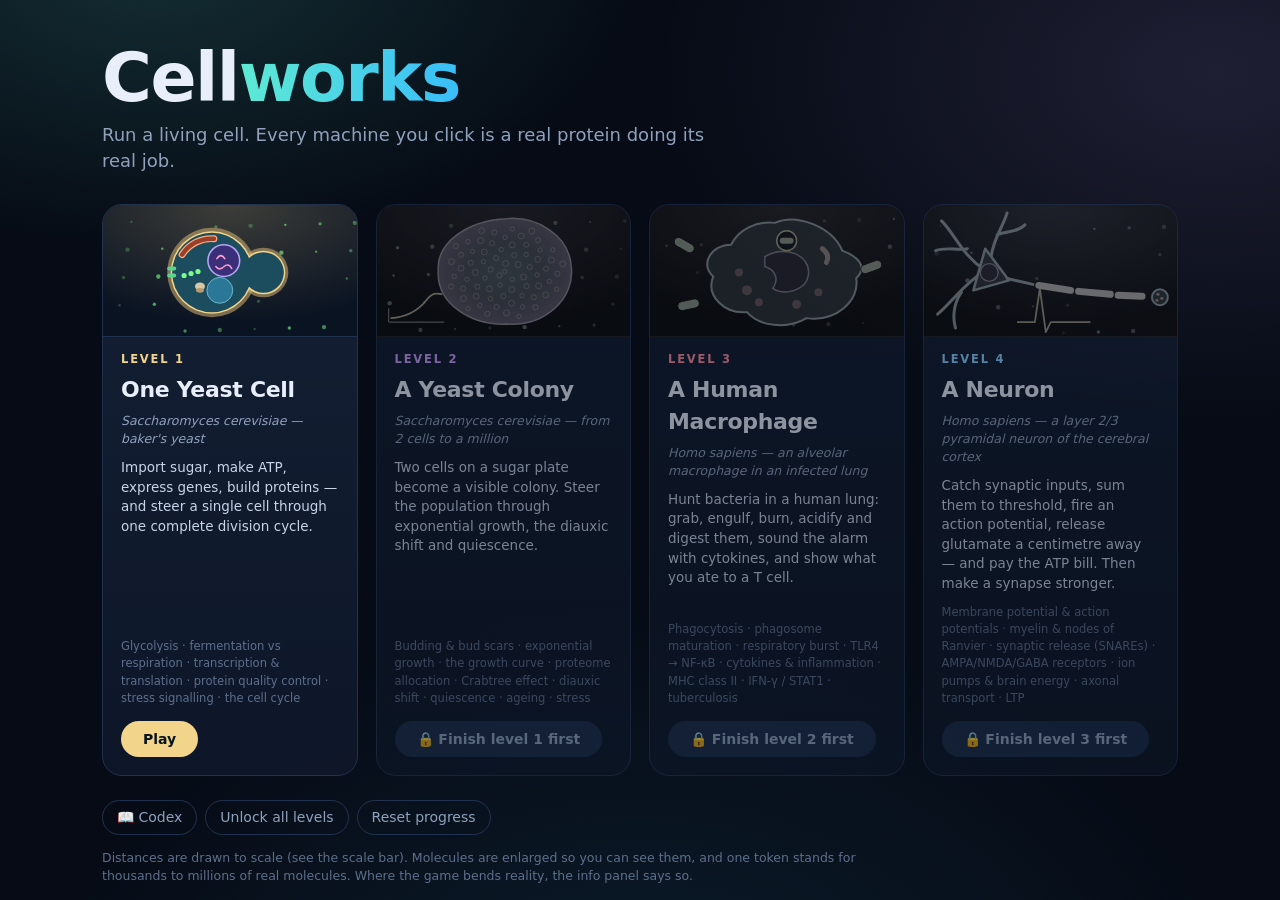
<file: index.html>
<!doctype html>
<html lang="en">
<head>
<meta charset="utf-8">
<meta name="viewport" content="width=device-width,initial-scale=1,maximum-scale=1,user-scalable=no,viewport-fit=cover">
<meta name="theme-color" content="#0a1220">
<title>Cellworks — run a living cell</title>
<link rel="stylesheet" href="css/style.css">
</head>
<body>
<div id="menu" class="screen">
  <div class="menu-inner">
    <h1>Cell<span>works</span></h1>
    <p class="tag">Run a living cell. Every machine you click is a real protein doing its real job.</p>
    <div id="level-cards"></div>
    <p class="menu-foot">
      <button id="btn-codex-menu" class="ghost">📖 Codex</button>
      <button id="btn-unlock" class="ghost">Unlock all levels</button>
      <button id="btn-reset" class="ghost">Reset progress</button>
    </p>
    <p class="fine">Distances are drawn to scale (see the scale bar). Molecules are enlarged so you can see them, and one token stands for
    thousands to millions of real molecules. Where the game bends reality, the info panel says so.</p>
  </div>
</div>

<div id="game" class="screen hidden">
  <header id="top">
    <button id="btn-menu" title="Back to menu">☰</button>
    <div id="hud-title"><b id="hud-name"></b><span id="hud-phase"></span></div>
    <div id="hud-res"></div>
    <div id="hud-right">
      <span id="hud-clock"></span>
      <span class="seg" id="speed">
        <button data-s="0" title="Pause (space)">❚❚</button><button data-s="1" class="on">1×</button><button data-s="2">2×</button><button data-s="4">4×</button>
      </span>
      <button id="btn-labels" title="Toggle labels (L)">Aa</button>
      <button id="btn-view" title="Reset view">⌖</button>
      <button id="btn-codex" title="Codex">📖</button>
      <button id="btn-mute" title="Sound">🔊</button>
    </div>
  </header>
  <aside id="left">
    <section id="objectives"></section>
    <section id="inspector"></section>
  </aside>
  <main id="stage-wrap">
    <canvas id="stage"></canvas>
    <div id="banner"></div>
    <div id="toasts"></div>
    <div id="hint"></div>
    <div id="tip"></div>
  </main>
  <nav id="tabs"><button data-tab="goals">Goals</button><button data-tab="genome">Genome</button><button data-tab="info">Info</button></nav>
  <aside id="right">
    <h3 id="shop-title">Genome</h3>
    <p id="shop-sub"></p>
    <div id="shop"></div>
  </aside>
</div>

<div id="modal" class="hidden"><div class="box"></div></div>

<script src="js/engine.js"></script>
<script src="js/draw.js"></script>
<script src="js/levels/yeast.js"></script>
<script src="js/levels/colony.js"></script>
<script src="js/levels/macrophage.js"></script>
<script src="js/levels/neuron.js"></script>
<script src="js/main.js"></script>
</body>
</html>
</file>
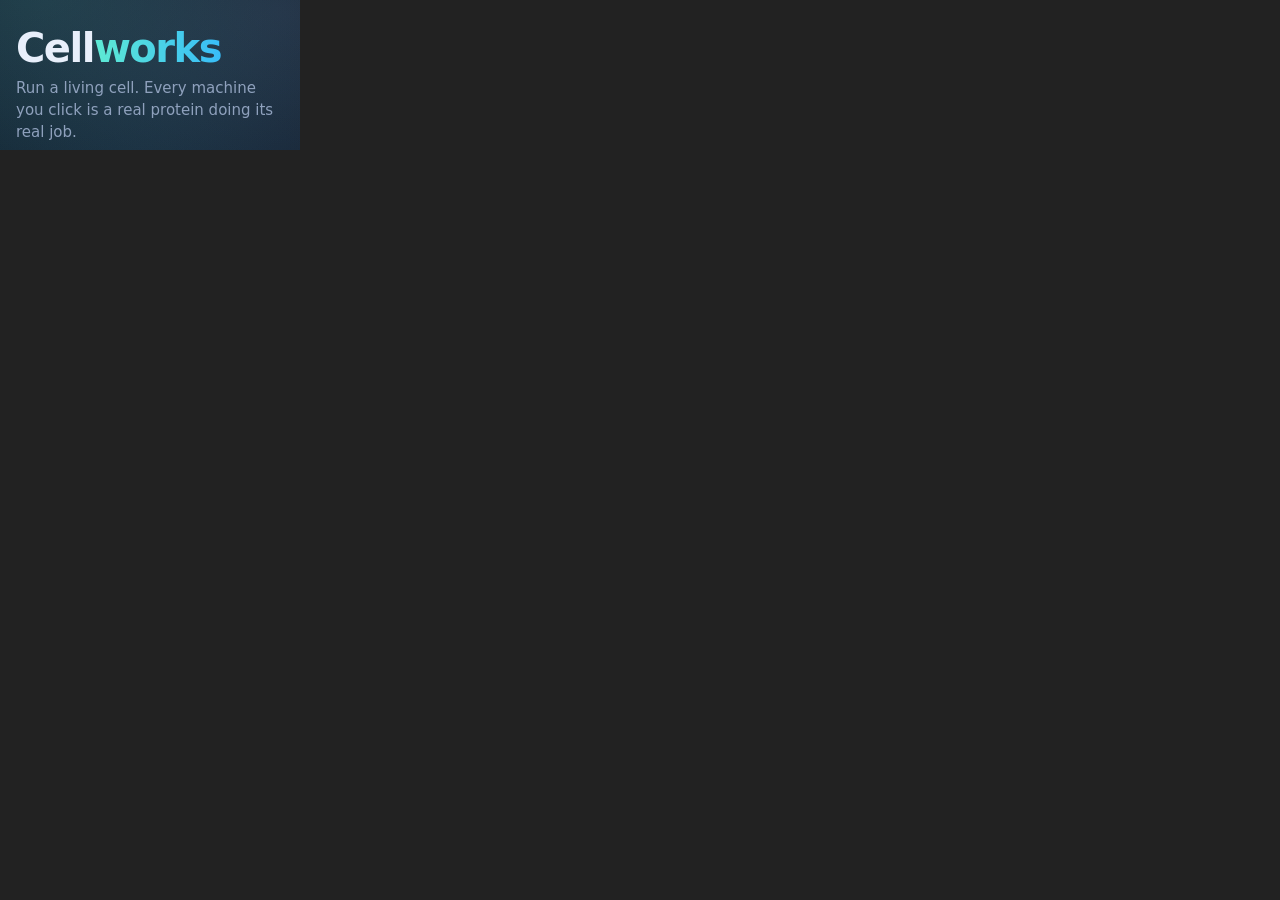
<file: tools/frame.html>
<!doctype html><meta charset="utf-8"><body style="margin:0;background:#222"><script>
// phone-size wrapper for screenshots: tools/frame.html?w=390&h=844&q=<urlencoded query for index.html>
const p=new URLSearchParams(location.search),f=document.createElement('iframe');
f.style.cssText=`border:0;width:${p.get('w')}px;height:${p.get('h')}px;display:block`;f.src='../index.html?'+p.get('q');document.body.appendChild(f);
</script>
</file>
<file: css/style.css>
:root{
  --bg:#060b15; --panel:#0e1729; --panel2:#152238; --panel3:#1b2c48; --line:#22324e; --line2:#2f4467;
  --text:#e8effb; --dim:#8fa1bd; --mute:#5d6f8c;
  --acc:#5eead4; --acc2:#38bdf8; --good:#7ee787; --bad:#ff8f8f; --warn:#ffcf5c; --violet:#c4a5ff;
  --round:ui-rounded,"SF Pro Rounded","Nunito","Segoe UI",system-ui,sans-serif;
  --sans:system-ui,-apple-system,"Segoe UI",Roboto,sans-serif;
  --shadow:0 10px 40px rgba(0,0,0,.45);
}
*{box-sizing:border-box;-webkit-tap-highlight-color:transparent}
html,body{margin:0;height:100%;background:var(--bg);color:var(--text);font:14px/1.45 var(--sans);overflow:hidden;overscroll-behavior:none}
button{font:inherit;font-family:var(--round);color:inherit;cursor:pointer;background:var(--panel2);border:1px solid var(--line);border-radius:10px;padding:5px 10px;transition:border-color .12s,background .12s,transform .08s}
button:hover{border-color:var(--acc)}
button:active{transform:scale(.97)}
.hidden{display:none!important}
.screen{position:fixed;inset:0}
::-webkit-scrollbar{width:8px;height:8px}
::-webkit-scrollbar-thumb{background:var(--line2);border-radius:8px}
::-webkit-scrollbar-track{background:transparent}

/* =============================== menu =============================== */
#menu{overflow:auto;background:
  radial-gradient(700px 420px at 12% -5%,rgba(94,234,212,.16),transparent 70%),
  radial-gradient(800px 500px at 95% 8%,rgba(196,165,255,.13),transparent 70%),
  radial-gradient(900px 700px at 50% 120%,rgba(56,189,248,.10),transparent 70%),var(--bg)}
.menu-inner{max-width:1120px;margin:0 auto;padding:44px 22px 60px}
#menu h1{font-family:var(--round);font-size:clamp(40px,7vw,68px);font-weight:800;margin:0;letter-spacing:-1.5px;line-height:1}
#menu h1 span{background:linear-gradient(90deg,var(--acc),var(--acc2));-webkit-background-clip:text;background-clip:text;color:transparent}
.tag{color:var(--dim);font-size:clamp(15px,2.2vw,18px);margin:10px 0 30px;max-width:640px}
#level-cards{display:grid;grid-template-columns:repeat(auto-fill,minmax(240px,1fr));gap:18px}
.card{position:relative;background:linear-gradient(180deg,rgba(21,34,56,.9),rgba(14,23,41,.92));border:1px solid var(--line);border-radius:20px;padding:0 18px 18px;text-align:left;display:flex;flex-direction:column;gap:6px;overflow:hidden;transition:transform .16s,border-color .16s,box-shadow .16s}
.card:hover{transform:translateY(-4px);border-color:var(--c,var(--acc));box-shadow:0 18px 50px -18px var(--c,var(--acc))}
.card .art{margin:0 -18px 8px;height:132px;background:radial-gradient(120% 120% at 50% 0%,color-mix(in srgb,var(--c,#5eead4) 22%,transparent),transparent 75%),#0a1322;border-bottom:1px solid var(--line);display:flex;align-items:center;justify-content:center}
.card .art svg{width:100%;height:100%;display:block}
.card .num{font-family:var(--round);font-size:11.5px;color:var(--c,var(--acc));text-transform:uppercase;letter-spacing:1.8px;font-weight:800}
.card h2{font-family:var(--round);margin:0;font-size:22px;font-weight:800;letter-spacing:-.3px}
.card .org{color:var(--dim);font-style:italic;font-size:12.5px}
.card p{margin:4px 0;color:#c8d4e8;font-size:13.5px;flex:1}
.card .learn{font-size:11.5px;color:var(--mute);line-height:1.5}
.card .go{align-self:flex-start;margin-top:8px;background:var(--c,var(--acc));color:#06131c;border:0;font-weight:800;padding:8px 22px;border-radius:999px;font-size:14px}
.card.locked{opacity:.6}
.card.locked .art{filter:grayscale(.8) brightness(.7)}
.card.locked .go{background:var(--panel3);color:var(--dim)}
.card .done{position:absolute;top:12px;right:12px;background:rgba(6,19,28,.8);border:1px solid var(--good);color:var(--good);font-weight:700;font-size:11px;padding:2px 9px;border-radius:999px}
.menu-foot{margin-top:24px;display:flex;gap:8px;flex-wrap:wrap}
.ghost{background:transparent;color:var(--dim);border-radius:999px;padding:6px 14px}
.fine{color:var(--mute);font-size:12.5px;max-width:760px}

/* =============================== game layout =============================== */
#game{display:grid;grid-template:56px 1fr / 290px 1fr 320px;grid-template-areas:"top top top" "left stage right";height:100dvh}
#top{grid-area:top;display:flex;align-items:center;gap:12px;padding:0 12px;background:linear-gradient(180deg,#111c31,#0d1627);border-bottom:1px solid var(--line);min-width:0;z-index:3}
#top button{padding:6px 10px;line-height:1}
#hud-title{display:flex;flex-direction:column;line-height:1.2;min-width:120px;max-width:300px}
#hud-title b{font-family:var(--round);font-size:15px;font-weight:800;white-space:nowrap}
#hud-phase{font-size:11.5px;color:var(--acc);white-space:nowrap;overflow:hidden;text-overflow:ellipsis}
#hud-res{display:flex;gap:6px;flex:1;min-width:0;overflow-x:auto;scrollbar-width:none;padding:2px 0}
#hud-res::-webkit-scrollbar{display:none}
.res{position:relative;background:linear-gradient(180deg,var(--panel3),var(--panel2));border:1px solid var(--line);border-radius:11px;padding:4px 10px 8px;min-width:70px;cursor:help;flex:none}
.res .nm{font-size:10px;color:var(--dim);display:flex;align-items:center;gap:5px;white-space:nowrap;text-transform:uppercase;letter-spacing:.6px;font-weight:600}
.res .dot{width:7px;height:7px;border-radius:50%;display:inline-block;box-shadow:0 0 8px currentColor}
.res .val{font-family:var(--round);font-weight:800;font-size:15.5px;font-variant-numeric:tabular-nums}
.res .cap{color:var(--mute);font-size:10.5px}
.res .bar{position:absolute;left:8px;right:8px;bottom:4px;height:3px;background:rgba(0,0,0,.45);border-radius:2px;overflow:hidden}
.res .bar i{display:block;height:100%;width:0;border-radius:2px;transition:width .2s}
.res.up{animation:up .4s}.res.down{animation:down .4s}
@keyframes up{0%{box-shadow:0 0 0 2px var(--good);transform:translateY(-1px)}100%{box-shadow:none}}
@keyframes down{0%{box-shadow:0 0 0 2px var(--bad)}100%{box-shadow:none}}
#hud-right{display:flex;align-items:center;gap:6px;white-space:nowrap}
#hud-clock{color:var(--dim);font-size:12px;font-variant-numeric:tabular-nums;margin-right:4px}
.seg{display:inline-flex}
.seg button{border-radius:0;margin-left:-1px;min-width:34px}
.seg button:first-child{border-radius:10px 0 0 10px}.seg button:last-child{border-radius:0 10px 10px 0}
.seg button.on{background:var(--acc);color:#06131c;border-color:var(--acc);font-weight:800}
#btn-labels.on{color:var(--acc);border-color:var(--acc)}
#tabs{display:none}

#left,#right{background:var(--panel);overflow:auto;padding:14px;min-height:0}
#left{grid-area:left;border-right:1px solid var(--line);display:flex;flex-direction:column;gap:16px}
#right{grid-area:right;border-left:1px solid var(--line)}
#right h3{font-family:var(--round);margin:0 0 2px;font-size:17px;font-weight:800}
#shop-sub{margin:0 0 10px;color:var(--dim);font-size:12px}
#stage-wrap{grid-area:stage;position:relative;overflow:hidden;min-width:0;min-height:0;background:#08101c}
#stage{position:absolute;inset:0;width:100%;height:100%;display:block;touch-action:none;cursor:default;user-select:none;-webkit-user-select:none}

/* objectives */
#objectives h4,#inspector h4{font-family:var(--round);margin:0 0 8px;font-size:11px;letter-spacing:1.6px;text-transform:uppercase;color:var(--mute);font-weight:800}
.obj{border:1px solid var(--line);border-radius:12px;padding:9px 11px;margin-bottom:6px;background:var(--panel2)}
.obj.cur{border-color:var(--acc);background:linear-gradient(180deg,rgba(94,234,212,.10),rgba(94,234,212,.02)),var(--panel2);box-shadow:0 0 0 1px rgba(94,234,212,.15) inset,0 6px 24px -12px var(--acc)}
.obj.side{border-color:var(--warn);background:linear-gradient(180deg,rgba(255,207,92,.10),rgba(255,207,92,.02)),var(--panel2)}
.obj .t{font-family:var(--round);font-weight:700;font-size:14.5px}
.obj .h{color:#b3c1d8;font-size:12.5px;margin-top:3px}
.obj .pb{height:5px;background:rgba(0,0,0,.4);border-radius:3px;margin-top:8px;overflow:hidden}
.obj .pb i{display:block;height:100%;background:linear-gradient(90deg,var(--acc),var(--acc2));width:0;border-radius:3px;transition:width .25s}
.obj.side .pb i{background:var(--warn)}
.obj.next{opacity:.45;padding:5px 11px;background:transparent}
.obj.next .t{font-weight:500;font-size:12.5px}
.objcount{color:var(--dim);font-size:11.5px;margin-bottom:8px;display:flex;align-items:center;justify-content:space-between;gap:10px}
.steps{display:flex;gap:3px;flex:1;max-width:150px}
.steps i{flex:1;height:4px;border-radius:2px;background:var(--line)}
.steps i.d{background:var(--acc)}
.steps i.c{background:#fff;box-shadow:0 0 6px #fff}

/* inspector */
#inspector .ttl{font-family:var(--round);font-size:17px;font-weight:800;margin:0;line-height:1.25}
#inspector .sub{color:var(--acc);font-size:12px;margin:2px 0 8px}
#inspector p{margin:6px 0;font-size:13px;color:#d0dbee}
#inspector ul{margin:4px 0 6px;padding-left:18px;font-size:12.5px;color:#d0dbee}
#inspector li{margin:3px 0}
#inspector li::marker{color:var(--acc)}
#inspector .hd{font-family:var(--round);font-size:10.5px;letter-spacing:1.3px;text-transform:uppercase;color:var(--mute);margin-top:12px;font-weight:800}
#inspector .gamenote{font-size:12px;color:#ffe2a0;background:rgba(255,207,92,.08);border-left:2px solid var(--warn);padding:6px 9px;border-radius:0 8px 8px 0;margin-top:10px}
#inspector table{width:100%;border-collapse:collapse;font-size:12.5px;margin-top:4px;background:var(--panel2);border-radius:8px;overflow:hidden}
#inspector td{padding:4px 8px;border-bottom:1px solid var(--line)}
#inspector tr:last-child td{border-bottom:0}
#inspector td:last-child{text-align:right;font-weight:700;font-variant-numeric:tabular-nums}
#inspector .empty{color:var(--dim);font-size:12.5px}

/* shop */
.grp{font-family:var(--round);font-size:10.5px;letter-spacing:1.5px;text-transform:uppercase;color:var(--mute);margin:14px 0 6px;font-weight:800}
.gene{position:relative;display:block;width:100%;text-align:left;margin-bottom:8px;padding:9px 11px 9px 13px;border-radius:12px;background:var(--panel2);font-family:var(--sans);overflow:hidden}
.gene::before{content:"";position:absolute;left:0;top:0;bottom:0;width:3px;background:var(--line2)}
.gene .g-top{display:flex;justify-content:space-between;align-items:baseline;gap:6px}
.gene .g-name{font-style:italic;font-weight:700;color:var(--acc);font-size:13px}
.gene .g-lv{letter-spacing:1.5px;font-size:9px;color:var(--acc);white-space:nowrap}
.gene .g-title{font-family:var(--round);font-weight:700;font-size:13.5px}
.gene .g-desc{color:var(--dim);font-size:12px;margin:2px 0 6px}
.gene .g-cost{display:flex;gap:6px;flex-wrap:wrap;font-size:12px;align-items:center;color:var(--dim)}
.gene .c{background:rgba(0,0,0,.35);border-radius:999px;padding:1px 9px;font-weight:700;font-family:var(--round)}
.gene .c.no{color:var(--bad)}
.gene.ok{border-color:rgba(94,234,212,.55);background:linear-gradient(180deg,rgba(94,234,212,.09),transparent),var(--panel2)}
.gene.ok::before{background:var(--acc);box-shadow:0 0 12px var(--acc)}
.gene.ok:hover{background:linear-gradient(180deg,rgba(94,234,212,.18),rgba(94,234,212,.04)),var(--panel2)}
.gene.poor{opacity:.85}
.gene.locked{opacity:.5;cursor:not-allowed}
.gene.max{opacity:.55;cursor:default}
.gene.max::before{background:var(--good)}
.gene.busy{border-color:var(--warn)}
.gene.busy::before{background:var(--warn);animation:pulse 1s infinite}
@keyframes pulse{50%{opacity:.3}}

/* overlays */
#hint{position:absolute;left:50%;bottom:18px;transform:translateX(-50%);max-width:min(600px,calc(100% - 190px));background:rgba(8,16,28,.88);backdrop-filter:blur(8px);-webkit-backdrop-filter:blur(8px);border:1px solid rgba(94,234,212,.6);border-radius:14px;padding:9px 16px;font-size:13.5px;pointer-events:none;text-align:center;box-shadow:var(--shadow)}
#hint:empty{display:none}
#tip{position:absolute;pointer-events:none;background:rgba(8,16,28,.94);border:1px solid var(--line2);border-radius:9px;padding:4px 9px;font-size:12px;display:none;white-space:nowrap;z-index:5;box-shadow:var(--shadow)}
#tip small{color:var(--dim)}
#toasts{position:absolute;right:12px;top:12px;display:flex;flex-direction:column;gap:6px;align-items:flex-end;pointer-events:none;z-index:4}
.toast{background:rgba(8,16,28,.92);backdrop-filter:blur(8px);-webkit-backdrop-filter:blur(8px);border:1px solid var(--line2);border-left:3px solid var(--acc);border-radius:10px;padding:7px 12px;font-size:12.5px;max-width:320px;animation:tin .25s;pointer-events:auto;box-shadow:var(--shadow)}
.toast.good{border-left-color:var(--good)}.toast.bad{border-left-color:var(--bad)}.toast.codex{border-left-color:var(--violet);cursor:pointer}
@keyframes tin{from{opacity:0;transform:translateX(20px)}}
#banner{position:absolute;left:50%;top:14px;transform:translateX(-50%);width:min(560px,calc(100% - 24px));pointer-events:none;z-index:4}
.ban{background:rgba(8,16,28,.94);backdrop-filter:blur(10px);-webkit-backdrop-filter:blur(10px);border:1px solid var(--warn);border-radius:14px;padding:11px 18px;text-align:center;animation:bin .35s;box-shadow:var(--shadow);margin-bottom:6px}
.ban b{font-family:var(--round);display:block;font-size:17px;color:var(--warn);font-weight:800}
.ban.good{border-color:var(--good)}.ban.good b{color:var(--good)}
.ban.stress{border-color:var(--bad);box-shadow:0 0 0 1px rgba(255,143,143,.25),0 10px 50px -10px rgba(255,90,90,.5)}.ban.stress b{color:var(--bad)}
.ban span{font-size:13px;color:#d0dbee}
@keyframes bin{from{opacity:0;transform:translateY(-14px)}}

#modal{position:fixed;inset:0;background:rgba(3,7,14,.78);backdrop-filter:blur(6px);-webkit-backdrop-filter:blur(6px);display:flex;align-items:center;justify-content:center;z-index:50;padding:16px}
#modal .box{background:linear-gradient(180deg,#131f36,#0e1729);border:1px solid var(--line2);border-radius:22px;max-width:720px;width:100%;max-height:88dvh;overflow:auto;padding:24px 28px;box-shadow:0 30px 100px #000;animation:pop .22s}
@keyframes pop{from{opacity:0;transform:scale(.96) translateY(8px)}}
#modal h2{font-family:var(--round);margin:0 0 4px;font-size:26px;font-weight:800;letter-spacing:-.4px}
#modal h3{font-family:var(--round);margin:16px 0 4px;font-size:15px;color:var(--acc)}
#modal .lead{color:var(--dim);margin:0 0 10px}
#modal p,#modal li{color:#d5dff0;font-size:14px}
#modal li{margin:4px 0}
#modal .btns{display:flex;gap:8px;justify-content:flex-end;margin-top:18px;flex-wrap:wrap}
#modal .btns button{padding:9px 16px;border-radius:999px}
#modal .btns .primary{background:linear-gradient(90deg,var(--acc),var(--acc2));color:#06131c;border:0;font-weight:800;padding:9px 22px}
#modal .stats{display:grid;grid-template-columns:repeat(auto-fit,minmax(120px,1fr));gap:8px;margin:14px 0}
#modal .stats div{background:var(--panel2);border:1px solid var(--line);border-radius:12px;padding:9px 11px}
#modal .stats b{font-family:var(--round);display:block;font-size:20px;font-weight:800}
#modal .stats span{font-size:11.5px;color:var(--dim)}
.cx-list{display:grid;grid-template-columns:210px 1fr;gap:16px;min-height:340px}
.cx-nav{border-right:1px solid var(--line);padding-right:10px;max-height:60vh;overflow:auto}
.cx-nav .lv{font-family:var(--round);font-size:10.5px;letter-spacing:1.3px;text-transform:uppercase;color:var(--mute);margin:10px 0 4px;font-weight:800}
.cx-nav a{display:block;padding:5px 9px;border-radius:8px;cursor:pointer;font-size:13px}
.cx-nav a:hover,.cx-nav a.on{background:var(--panel3)}
.cx-nav a.on{color:var(--acc)}
.cx-nav a.lock{color:#44546f;cursor:default}
.cx-body{max-height:60vh;overflow:auto}
kbd{background:var(--panel2);border:1px solid var(--line2);border-radius:5px;padding:0 5px;font-size:12px}

/* =============================== tablet =============================== */
@media (max-width:1180px) and (min-width:861px){
  #game{grid-template-columns:250px 1fr 280px}
  #hud-clock{display:none}
}

/* =============================== phone / narrow =============================== */
@media (max-width:860px){
  #game{grid-template:auto minmax(0,1fr) auto auto / minmax(0,1fr);grid-template-areas:"top" "stage" "tabs" "sheet";width:100vw}
  #top{flex-wrap:wrap;padding:6px 8px calc(4px);padding-top:max(6px,env(safe-area-inset-top));gap:6px;row-gap:5px}
  #hud-title{min-width:0;flex:1;max-width:none}
  #hud-title b{font-size:13.5px;overflow:hidden;text-overflow:ellipsis}
  #hud-phase{font-size:10.5px}
  #hud-clock,#btn-labels,#btn-view{display:none}
  #hud-res{order:9;flex:0 0 100%;max-width:100%;gap:5px}
  #hud-right{flex:none}
  .res{padding:3px 8px 7px;min-width:62px}
  .res .val{font-size:14px}
  #top button{padding:7px 9px}
  .seg button{min-width:32px}
  #tabs{grid-area:tabs;display:flex;background:var(--panel);border-top:1px solid var(--line)}
  #tabs button{flex:1;border:0;border-radius:0;background:transparent;padding:10px 4px;font-weight:700;color:var(--dim);border-bottom:2px solid transparent;font-size:13px}
  #tabs button.on{color:var(--acc);border-bottom-color:var(--acc);background:rgba(94,234,212,.06)}
  #left,#right{grid-area:sheet;height:31dvh;border:0;padding:10px 12px calc(10px + env(safe-area-inset-bottom))}
  body[data-tab=""] #left,body[data-tab=""] #right{display:none}
  body[data-tab="goals"] #right,body[data-tab="info"] #right,body[data-tab="genome"] #left{display:none}
  body[data-tab="goals"] #inspector,body[data-tab="info"] #objectives{display:none}
  #right h3{display:none}
  #objectives h4,#inspector h4{display:none}
  .obj.next{display:none}
  #hint{bottom:8px;left:8px;right:8px;transform:none;max-width:none;font-size:12.5px;padding:7px 12px}
  #toasts{top:6px;right:6px}
  .toast{max-width:240px;font-size:12px;padding:5px 9px}
  .ban{padding:8px 12px}.ban b{font-size:15px}.ban span{font-size:12px}
  #modal{padding:10px}
  #modal .box{padding:18px 18px;border-radius:18px}
  #modal h2{font-size:22px}
  .cx-list{grid-template-columns:1fr}
  .cx-nav{border:0;max-height:22vh;border-bottom:1px solid var(--line);padding-bottom:6px}
  .menu-inner{padding:28px 16px 40px}
  #level-cards{grid-template-columns:1fr;gap:14px}
  .card .art{height:118px}
}
/* phone held sideways: canvas left, sheet right */
@media (max-height:520px) and (orientation:landscape){
  #game{grid-template:auto auto minmax(0,1fr) / minmax(0,1fr) 300px;grid-template-areas:"top top" "stage tabs" "stage sheet";width:100vw}
  #top{flex-wrap:nowrap;padding:4px 8px}
  #hud-res{order:0;flex:1 1 auto}
  #hud-title{flex:none;max-width:150px}
  #tabs{grid-area:tabs;display:flex;background:var(--panel);border-left:1px solid var(--line)}
  #tabs button{flex:1;border:0;border-radius:0;background:transparent;padding:8px 4px;font-weight:700;color:var(--dim);border-bottom:2px solid transparent;font-size:13px}
  #tabs button.on{color:var(--acc);border-bottom-color:var(--acc)}
  #left,#right{grid-area:sheet;height:auto;border:0;border-left:1px solid var(--line);padding:10px 12px}
  body[data-tab=""] #left,body[data-tab=""] #right{display:none}
  body[data-tab="goals"] #right,body[data-tab="info"] #right,body[data-tab="genome"] #left{display:none}
  body[data-tab="goals"] #inspector,body[data-tab="info"] #objectives{display:none}
  #right h3,#objectives h4,#inspector h4,.obj.next,#hud-clock,#btn-labels,#btn-view{display:none}
  #hint{font-size:12px;padding:6px 10px;bottom:6px}
}

/* guided step pointing at a shop card */
.gene.target{border-color:#ffe14d;box-shadow:0 0 0 2px rgba(255,225,77,.5),0 0 26px -4px #ffe14d;animation:tpulse 1.1s infinite}
.gene.target::after{content:"\25C0  buy this";position:absolute;right:10px;bottom:8px;background:#ffe14d;color:#1a1400;font:800 11px var(--round);padding:2px 9px;border-radius:999px}
@keyframes tpulse{50%{box-shadow:0 0 0 4px rgba(255,225,77,.25),0 0 34px 0 #ffe14d}}
#tabs button.ping{color:#ffe14d;animation:pulse 1s infinite}
</file>
